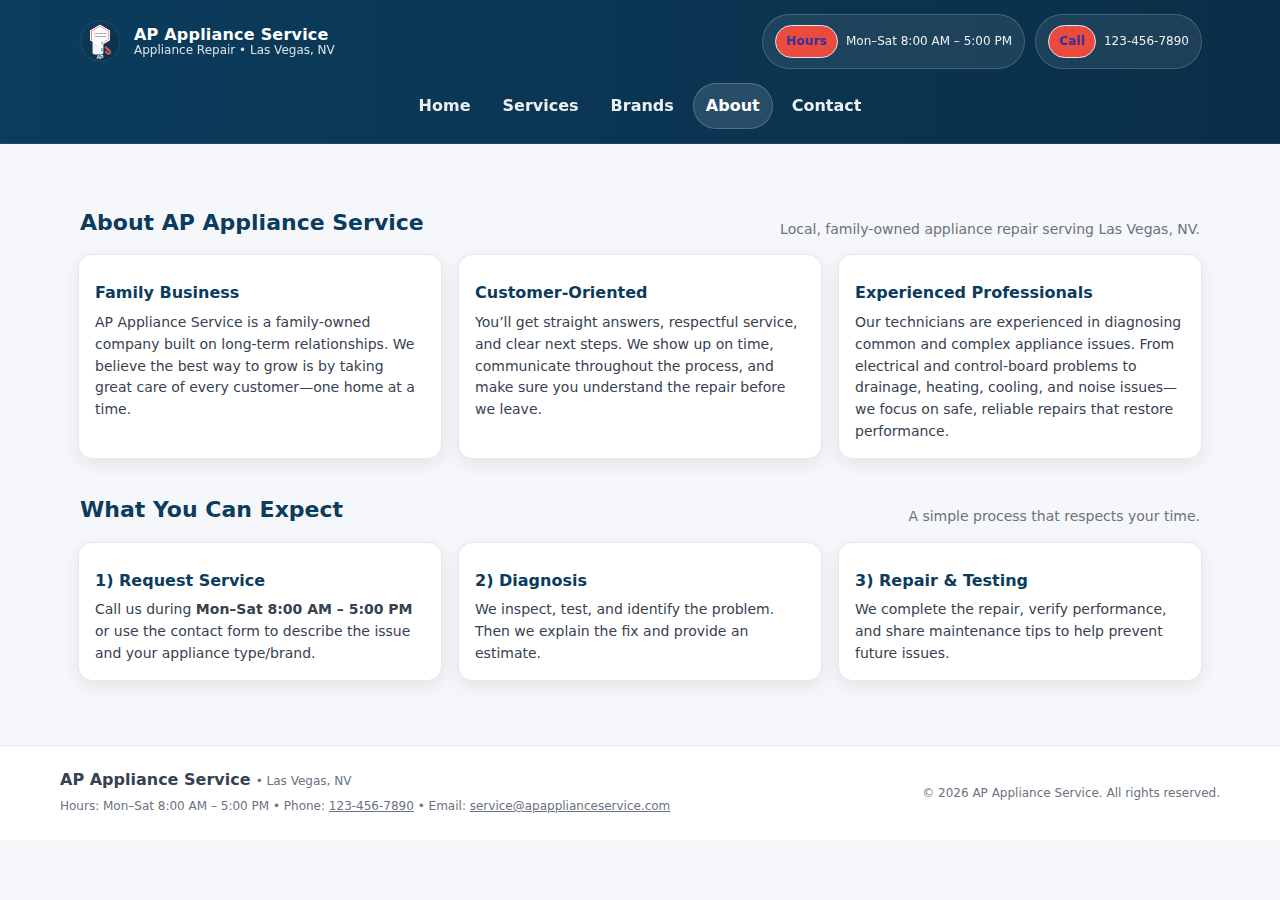
<file: about.html>
<!doctype html>
<html lang="en">
<head>
  <meta charset="utf-8">
  <meta name="viewport" content="width=device-width,initial-scale=1">
  <title>About | AP Appliance Service</title>
  <meta name="description" content="Family-owned appliance repair business serving Las Vegas, NV. Customer-focused, experienced technicians.">
  <link rel="stylesheet" href="css/styles.css">
  <link rel="icon" href="images/logo.svg" type="image/svg+xml">
</head>
<body>
<header>
  <div class="topbar">
    <a class="brand" href="index.html" aria-label="AP Appliance Service home">
      <img src="images/logo.svg" alt="AP Appliance Service logo">
      <div class="name">
        <strong>AP Appliance Service</strong>
        <span>Appliance Repair • Las Vegas, NV</span>
      </div>
    </a>

    <div class="rightInfo">
      <div class="badge" aria-label="Working hours">
        <span class="pill">Hours</span>
        <span class="tinyline">Mon–Sat 8:00 AM – 5:00 PM</span>
      </div>
      <a class="badge" href="tel:1234567890" aria-label="Call 123-456-7890">
        <span class="pill">Call</span>
        <span class="tinyline">123-456-7890</span>
      </a>
    </div>
  </div>

  <nav>
    <a href="index.html">Home</a>
    <a href="services.html">Services</a>
    <a href="brands.html">Brands</a>
    <a href="about.html">About</a>
    <a href="contact.html">Contact</a>
  </nav>
</header>
<main class="container">

<div class="sectionTitle">
  <h2>About AP Appliance Service</h2>
  <p>Local, family-owned appliance repair serving Las Vegas, NV.</p>
</div>

<section class="grid">
  <article class="card">
    <h3>Family Business</h3>
    <p>
      AP Appliance Service is a family-owned company built on long-term relationships. We believe the best way to grow is by
      taking great care of every customer—one home at a time.
    </p>
  </article>

  <article class="card">
    <h3>Customer-Oriented</h3>
    <p>
      You’ll get straight answers, respectful service, and clear next steps. We show up on time, communicate throughout
      the process, and make sure you understand the repair before we leave.
    </p>
  </article>

  <article class="card">
    <h3>Experienced Professionals</h3>
    <p>
      Our technicians are experienced in diagnosing common and complex appliance issues. From electrical and control-board
      problems to drainage, heating, cooling, and noise issues—we focus on safe, reliable repairs that restore performance.
    </p>
  </article>
</section>

<div class="sectionTitle">
  <h2>What You Can Expect</h2>
  <p>A simple process that respects your time.</p>
</div>

<section class="grid">
  <article class="card">
    <h3>1) Request Service</h3>
    <p>Call us during <strong>Mon–Sat 8:00 AM – 5:00 PM</strong> or use the contact form to describe the issue and your appliance type/brand.</p>
  </article>
  <article class="card">
    <h3>2) Diagnosis</h3>
    <p>We inspect, test, and identify the problem. Then we explain the fix and provide an estimate.</p>
  </article>
  <article class="card">
    <h3>3) Repair & Testing</h3>
    <p>We complete the repair, verify performance, and share maintenance tips to help prevent future issues.</p>
  </article>
</section>

</main>
<footer>
  <div class="footerInner">
    <div>
      <strong>AP Appliance Service</strong> <span class="tiny">• Las Vegas, NV</span><br>
      <span class="tiny">Hours: Mon–Sat 8:00 AM – 5:00 PM • Phone: <a href="tel:1234567890">123-456-7890</a> • Email: <a href="mailto:service@apapplianceservice.com">service@apapplianceservice.com</a></span>
    </div>
    <div class="tiny">© <span id="year"></span> AP Appliance Service. All rights reserved.</div>
  </div>
</footer>
<script src="js/main.js"></script>
</body>
</html>
</file>
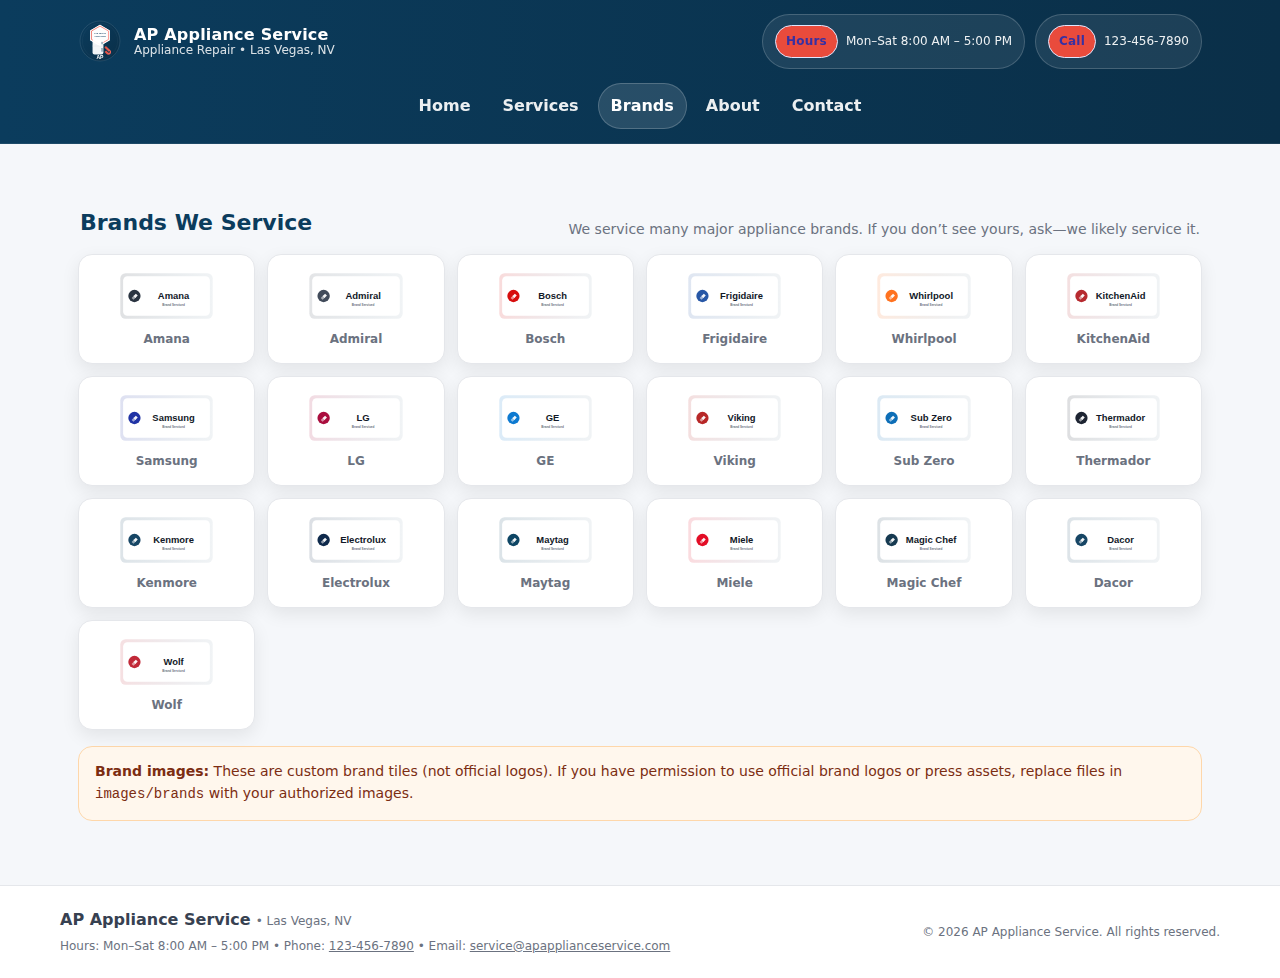
<file: brands.html>
<!doctype html>
<html lang="en">
<head>
  <meta charset="utf-8">
  <meta name="viewport" content="width=device-width,initial-scale=1">
  <title>Brands | AP Appliance Service</title>
  <meta name="description" content="Appliance brands serviced by AP Appliance Service in Las Vegas, NV.">
  <link rel="stylesheet" href="css/styles.css">
  <link rel="icon" href="images/logo.svg" type="image/svg+xml">
</head>
<body>
<header>
  <div class="topbar">
    <a class="brand" href="index.html" aria-label="AP Appliance Service home">
      <img src="images/logo.svg" alt="AP Appliance Service logo">
      <div class="name">
        <strong>AP Appliance Service</strong>
        <span>Appliance Repair • Las Vegas, NV</span>
      </div>
    </a>

    <div class="rightInfo">
      <div class="badge" aria-label="Working hours">
        <span class="pill">Hours</span>
        <span class="tinyline">Mon–Sat 8:00 AM – 5:00 PM</span>
      </div>
      <a class="badge" href="tel:1234567890" aria-label="Call 123-456-7890">
        <span class="pill">Call</span>
        <span class="tinyline">123-456-7890</span>
      </a>
    </div>
  </div>

  <nav>
    <a href="index.html">Home</a>
    <a href="services.html">Services</a>
    <a href="brands.html">Brands</a>
    <a href="about.html">About</a>
    <a href="contact.html">Contact</a>
  </nav>
</header>
<main class="container">

<div class="sectionTitle">
  <h2>Brands We Service</h2>
  <p>We service many major appliance brands. If you don’t see yours, ask—we likely service it.</p>
</div>

<section class="brandGrid">
<div class="brandTile">
  <img src="images/brands/amana.svg" alt="Amana">
  <span>Amana</span>
</div>
<div class="brandTile">
  <img src="images/brands/admiral.svg" alt="Admiral">
  <span>Admiral</span>
</div>
<div class="brandTile">
  <img src="images/brands/bosch.svg" alt="Bosch">
  <span>Bosch</span>
</div>
<div class="brandTile">
  <img src="images/brands/frigidaire.svg" alt="Frigidaire">
  <span>Frigidaire</span>
</div>
<div class="brandTile">
  <img src="images/brands/whirlpool.svg" alt="Whirlpool">
  <span>Whirlpool</span>
</div>
<div class="brandTile">
  <img src="images/brands/kitchenaid.svg" alt="KitchenAid">
  <span>KitchenAid</span>
</div>
<div class="brandTile">
  <img src="images/brands/samsung.svg" alt="Samsung">
  <span>Samsung</span>
</div>
<div class="brandTile">
  <img src="images/brands/lg.svg" alt="LG">
  <span>LG</span>
</div>
<div class="brandTile">
  <img src="images/brands/ge.svg" alt="GE">
  <span>GE</span>
</div>
<div class="brandTile">
  <img src="images/brands/viking.svg" alt="Viking">
  <span>Viking</span>
</div>
<div class="brandTile">
  <img src="images/brands/sub_zero.svg" alt="Sub Zero">
  <span>Sub Zero</span>
</div>
<div class="brandTile">
  <img src="images/brands/thermador.svg" alt="Thermador">
  <span>Thermador</span>
</div>
<div class="brandTile">
  <img src="images/brands/kenmore.svg" alt="Kenmore">
  <span>Kenmore</span>
</div>
<div class="brandTile">
  <img src="images/brands/electrolux.svg" alt="Electrolux">
  <span>Electrolux</span>
</div>
<div class="brandTile">
  <img src="images/brands/maytag.svg" alt="Maytag">
  <span>Maytag</span>
</div>
<div class="brandTile">
  <img src="images/brands/miele.svg" alt="Miele">
  <span>Miele</span>
</div>
<div class="brandTile">
  <img src="images/brands/magic_chef.svg" alt="Magic Chef">
  <span>Magic Chef</span>
</div>
<div class="brandTile">
  <img src="images/brands/dacor.svg" alt="Dacor">
  <span>Dacor</span>
</div>
<div class="brandTile">
  <img src="images/brands/wolf.svg" alt="Wolf">
  <span>Wolf</span>
</div>
</section>

<div class="note">
  <strong>Brand images:</strong> These are custom brand tiles (not official logos). If you have permission to use official brand logos or press assets,
  replace files in <code>images/brands</code> with your authorized images.
</div>

</main>
<footer>
  <div class="footerInner">
    <div>
      <strong>AP Appliance Service</strong> <span class="tiny">• Las Vegas, NV</span><br>
      <span class="tiny">Hours: Mon–Sat 8:00 AM – 5:00 PM • Phone: <a href="tel:1234567890">123-456-7890</a> • Email: <a href="mailto:service@apapplianceservice.com">service@apapplianceservice.com</a></span>
    </div>
    <div class="tiny">© <span id="year"></span> AP Appliance Service. All rights reserved.</div>
  </div>
</footer>
<script src="js/main.js"></script>
</body>
</html>
</file>
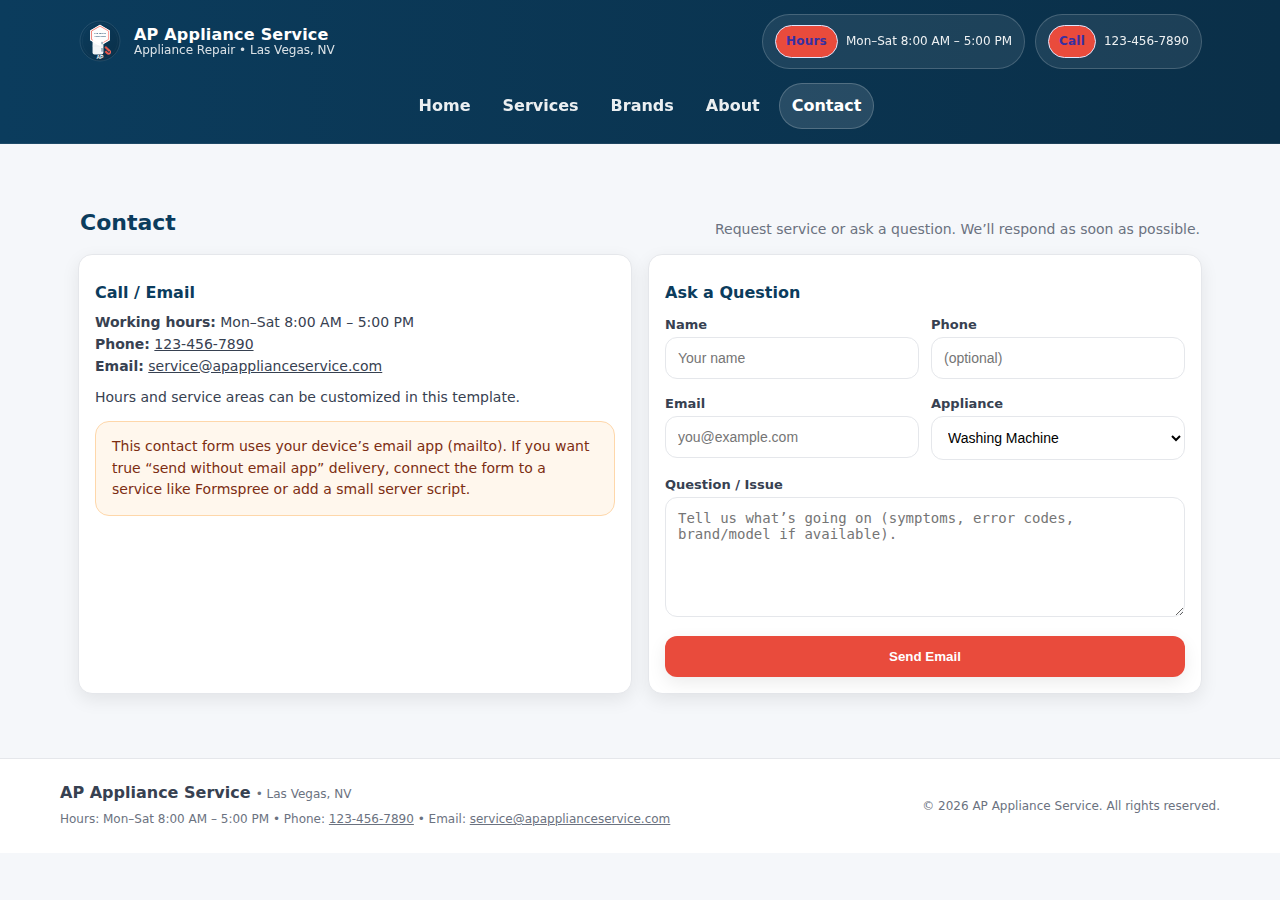
<file: contact.html>
<!doctype html>
<html lang="en">
<head>
  <meta charset="utf-8">
  <meta name="viewport" content="width=device-width,initial-scale=1">
  <title>Contact | AP Appliance Service</title>
  <meta name="description" content="Contact AP Appliance Service for appliance repair in Las Vegas, NV. Call 123-456-7890 or request service online.">
  <link rel="stylesheet" href="css/styles.css">
  <link rel="icon" href="images/logo.svg" type="image/svg+xml">
</head>
<body>
<header>
  <div class="topbar">
    <a class="brand" href="index.html" aria-label="AP Appliance Service home">
      <img src="images/logo.svg" alt="AP Appliance Service logo">
      <div class="name">
        <strong>AP Appliance Service</strong>
        <span>Appliance Repair • Las Vegas, NV</span>
      </div>
    </a>

    <div class="rightInfo">
      <div class="badge" aria-label="Working hours">
        <span class="pill">Hours</span>
        <span class="tinyline">Mon–Sat 8:00 AM – 5:00 PM</span>
      </div>
      <a class="badge" href="tel:1234567890" aria-label="Call 123-456-7890">
        <span class="pill">Call</span>
        <span class="tinyline">123-456-7890</span>
      </a>
    </div>
  </div>

  <nav>
    <a href="index.html">Home</a>
    <a href="services.html">Services</a>
    <a href="brands.html">Brands</a>
    <a href="about.html">About</a>
    <a href="contact.html">Contact</a>
  </nav>
</header>
<main class="container">

<div class="sectionTitle">
  <h2>Contact</h2>
  <p>Request service or ask a question. We’ll respond as soon as possible.</p>
</div>

<section class="grid">
  <article class="card">
    <h3>Call / Email</h3>
    <p><strong>Working hours:</strong> Mon–Sat 8:00 AM – 5:00 PM</p>
    <p><strong>Phone:</strong> <a href="tel:1234567890">123-456-7890</a></p>
    <p><strong>Email:</strong> <a href="mailto:service@apapplianceservice.com">service@apapplianceservice.com</a></p>
    <p class="tiny" style="margin-top:10px;">Hours and service areas can be customized in this template.</p>

    <div class="note" style="margin-top:12px;">
      This contact form uses your device’s email app (mailto). If you want true “send without email app” delivery,
      connect the form to a service like Formspree or add a small server script.
    </div>
  </article>

  <article class="card">
    <h3>Ask a Question</h3>
    <form id="contactForm">
      <div class="twoCol">
        <div>
          <label for="name">Name</label>
          <input id="name" name="name" required placeholder="Your name">
        </div>
        <div>
          <label for="phone">Phone</label>
          <input id="phone" name="phone" placeholder="(optional)">
        </div>
      </div>

      <div class="twoCol">
        <div>
          <label for="email">Email</label>
          <input id="email" name="email" type="email" required placeholder="you@example.com">
        </div>
        <div>
          <label for="appliance">Appliance</label>
          <select id="appliance" name="appliance">
            <option value="Washing Machine">Washing Machine</option>
            <option value="Dryer">Dryer</option>
            <option value="Oven/Range">Oven/Range</option>
            <option value="Refrigerator">Refrigerator</option>
            <option value="Dishwasher">Dishwasher</option>
            <option value="Freezer">Freezer</option>
            <option value="Microwave">Microwave</option>
            <option value="Ice Maker">Ice Maker</option>
            <option value="Other">Other</option>
          </select>
        </div>
      </div>

      <div>
        <label for="message">Question / Issue</label>
        <textarea id="message" name="message" required placeholder="Tell us what’s going on (symptoms, error codes, brand/model if available)."></textarea>
      </div>

      <button class="btn primary" type="submit">Send Email</button>
    </form>
  </article>
</section>

</main>
<footer>
  <div class="footerInner">
    <div>
      <strong>AP Appliance Service</strong> <span class="tiny">• Las Vegas, NV</span><br>
      <span class="tiny">Hours: Mon–Sat 8:00 AM – 5:00 PM • Phone: <a href="tel:1234567890">123-456-7890</a> • Email: <a href="mailto:service@apapplianceservice.com">service@apapplianceservice.com</a></span>
    </div>
    <div class="tiny">© <span id="year"></span> AP Appliance Service. All rights reserved.</div>
  </div>
</footer>
<script src="js/main.js"></script>
</body>
</html>
</file>
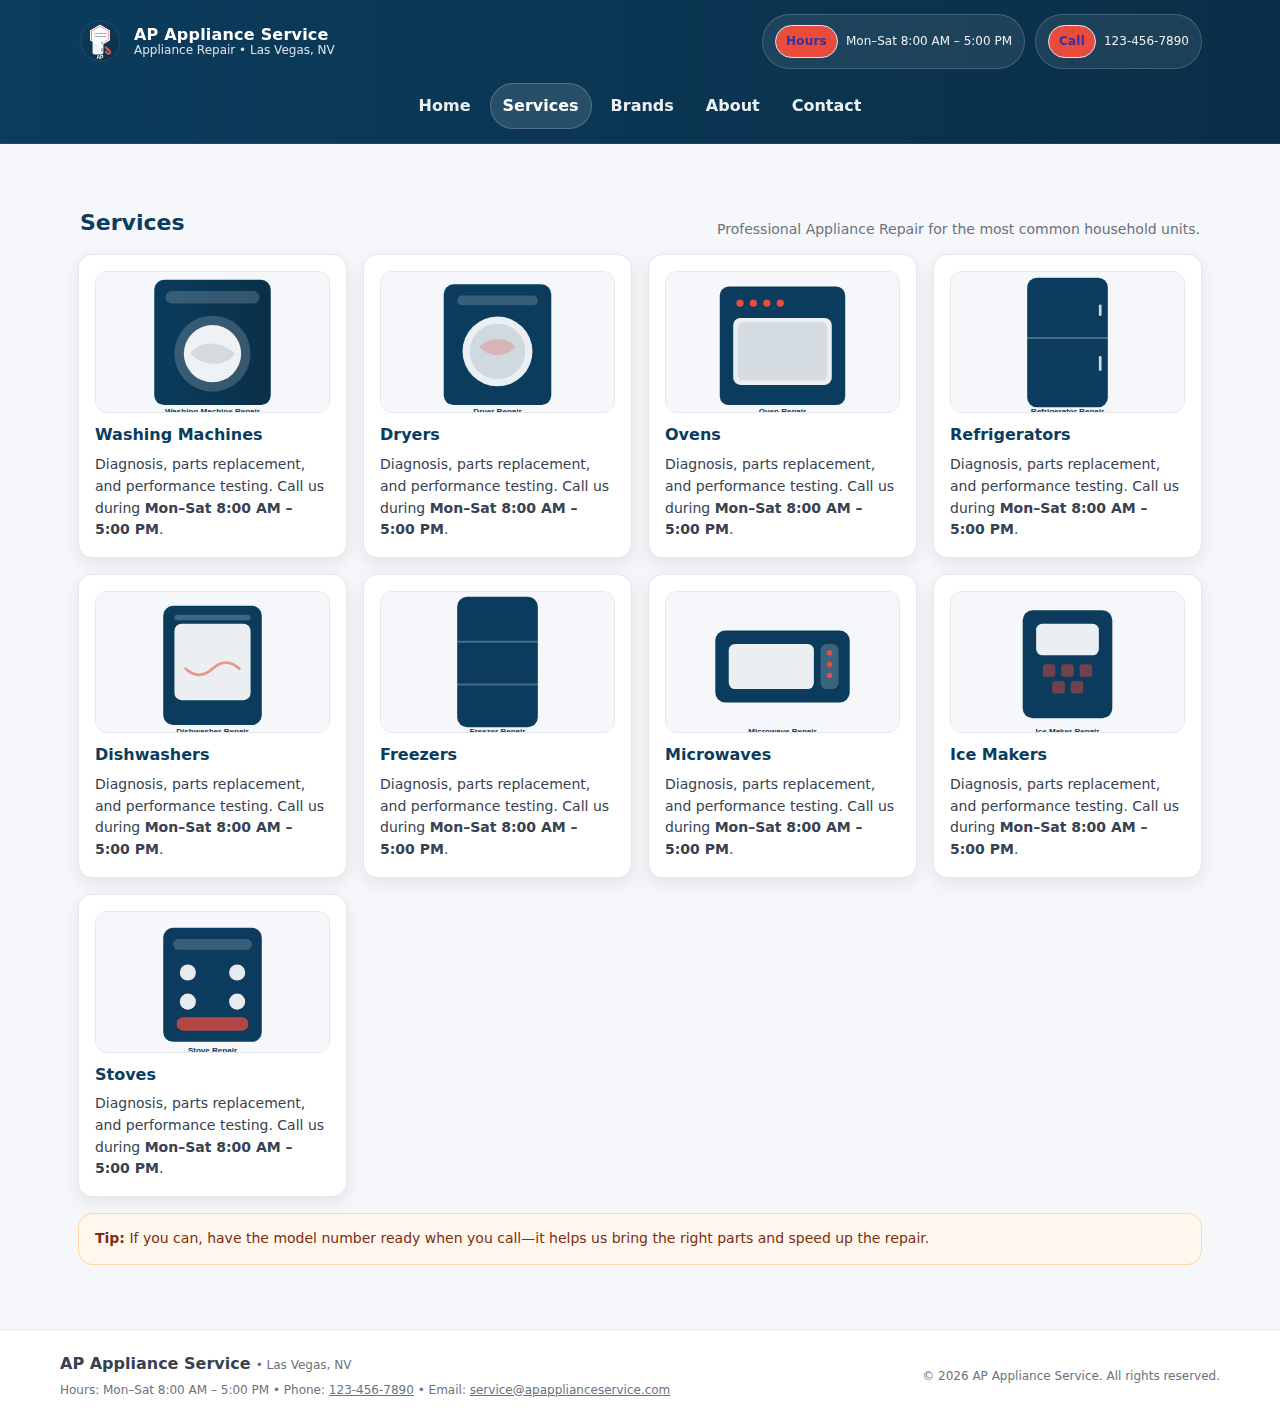
<file: services.html>
<!doctype html>
<html lang="en">
<head>
  <meta charset="utf-8">
  <meta name="viewport" content="width=device-width,initial-scale=1">
  <title>Services | AP Appliance Service</title>
  <meta name="description" content="Appliance repair services in Las Vegas, NV for washers, dryers, ovens, refrigerators, dishwashers, and more.">
  <link rel="stylesheet" href="css/styles.css">
  <link rel="icon" href="images/logo.svg" type="image/svg+xml">
</head>
<body>
<header>
  <div class="topbar">
    <a class="brand" href="index.html" aria-label="AP Appliance Service home">
      <img src="images/logo.svg" alt="AP Appliance Service logo">
      <div class="name">
        <strong>AP Appliance Service</strong>
        <span>Appliance Repair • Las Vegas, NV</span>
      </div>
    </a>

    <div class="rightInfo">
      <div class="badge" aria-label="Working hours">
        <span class="pill">Hours</span>
        <span class="tinyline">Mon–Sat 8:00 AM – 5:00 PM</span>
      </div>
      <a class="badge" href="tel:1234567890" aria-label="Call 123-456-7890">
        <span class="pill">Call</span>
        <span class="tinyline">123-456-7890</span>
      </a>
    </div>
  </div>

  <nav>
    <a href="index.html">Home</a>
    <a href="services.html">Services</a>
    <a href="brands.html">Brands</a>
    <a href="about.html">About</a>
    <a href="contact.html">Contact</a>
  </nav>
</header>
<main class="container">

<div class="sectionTitle">
  <h2>Services</h2>
  <p>Professional Appliance Repair for the most common household units.</p>
</div>

<section class="grid">
<article class="card">
  <div class="iconBox"><img src="images/services/washer.svg" alt="Washer repair"></div>
  <h3>Washing Machines</h3>
  <p>Diagnosis, parts replacement, and performance testing. Call us during <strong>Mon–Sat 8:00 AM – 5:00 PM</strong>.</p>
</article>
<article class="card">
  <div class="iconBox"><img src="images/services/dryer.svg" alt="Dryer repair"></div>
  <h3>Dryers</h3>
  <p>Diagnosis, parts replacement, and performance testing. Call us during <strong>Mon–Sat 8:00 AM – 5:00 PM</strong>.</p>
</article>
<article class="card">
  <div class="iconBox"><img src="images/services/oven.svg" alt="Oven repair"></div>
  <h3>Ovens</h3>
  <p>Diagnosis, parts replacement, and performance testing. Call us during <strong>Mon–Sat 8:00 AM – 5:00 PM</strong>.</p>
</article>
<article class="card">
  <div class="iconBox"><img src="images/services/fridge.svg" alt="Refrigerator repair"></div>
  <h3>Refrigerators</h3>
  <p>Diagnosis, parts replacement, and performance testing. Call us during <strong>Mon–Sat 8:00 AM – 5:00 PM</strong>.</p>
</article>
<article class="card">
  <div class="iconBox"><img src="images/services/dishwasher.svg" alt="Dishwasher repair"></div>
  <h3>Dishwashers</h3>
  <p>Diagnosis, parts replacement, and performance testing. Call us during <strong>Mon–Sat 8:00 AM – 5:00 PM</strong>.</p>
</article>
<article class="card">
  <div class="iconBox"><img src="images/services/freezer.svg" alt="Freezer repair"></div>
  <h3>Freezers</h3>
  <p>Diagnosis, parts replacement, and performance testing. Call us during <strong>Mon–Sat 8:00 AM – 5:00 PM</strong>.</p>
</article>
<article class="card">
  <div class="iconBox"><img src="images/services/microwave.svg" alt="Microwave repair"></div>
  <h3>Microwaves</h3>
  <p>Diagnosis, parts replacement, and performance testing. Call us during <strong>Mon–Sat 8:00 AM – 5:00 PM</strong>.</p>
</article>
<article class="card">
  <div class="iconBox"><img src="images/services/icemaker.svg" alt="Ice maker repair"></div>
  <h3>Ice Makers</h3>
  <p>Diagnosis, parts replacement, and performance testing. Call us during <strong>Mon–Sat 8:00 AM – 5:00 PM</strong>.</p>
</article>
<article class="card">
  <div class="iconBox"><img src="images/services/stove.svg" alt="Stove repair"></div>
  <h3>Stoves</h3>
  <p>Diagnosis, parts replacement, and performance testing. Call us during <strong>Mon–Sat 8:00 AM – 5:00 PM</strong>.</p>
</article>
</section>

<div class="note">
  <strong>Tip:</strong> If you can, have the model number ready when you call—it helps us bring the right parts and speed up the repair.
</div>

</main>
<footer>
  <div class="footerInner">
    <div>
      <strong>AP Appliance Service</strong> <span class="tiny">• Las Vegas, NV</span><br>
      <span class="tiny">Hours: Mon–Sat 8:00 AM – 5:00 PM • Phone: <a href="tel:1234567890">123-456-7890</a> • Email: <a href="mailto:service@apapplianceservice.com">service@apapplianceservice.com</a></span>
    </div>
    <div class="tiny">© <span id="year"></span> AP Appliance Service. All rights reserved.</div>
  </div>
</footer>
<script src="js/main.js"></script>
</body>
</html>
</file>
<file: css/styles.css>
:root{
  --ink:#0b3c5d;
  --ink2:#0a2f48;
  --accent:#e94b3c;
  --bg:#f5f7fa;
  --card:#ffffff;
  --muted:#6b7280;
  --line:#e5e7eb;
  --radius:14px;
  --shadow:0 10px 30px rgba(0,0,0,.08);
  --shadow2:0 6px 18px rgba(0,0,0,.08);
}

*{box-sizing:border-box}
html{scroll-behavior:smooth}
body{
  margin:0;
  font-family: ui-sans-serif, system-ui, -apple-system, Segoe UI, Roboto, Helvetica, Arial, "Apple Color Emoji","Segoe UI Emoji";
  background:var(--bg);
  color:#111827;
  line-height:1.55;
}
a{color:inherit}
img{max-width:100%; display:block}

/* Header */
header{
  position:sticky;
  top:0;
  z-index:50;
  background:linear-gradient(90deg,var(--ink),var(--ink2));
  color:#fff;
  border-bottom:1px solid rgba(255,255,255,.08);
}
.topbar{
  display:flex;
  align-items:center;
  justify-content:space-between;
  gap:14px;
  padding:14px 18px;
  max-width:1160px;
  margin:0 auto;
}
.brand{
  display:flex;
  align-items:center;
  gap:12px;
  text-decoration:none;
  min-width:240px;
}
.brand img{width:44px; height:44px}
.brand .name{
  display:flex;
  flex-direction:column;
  line-height:1.1;
}
.brand .name strong{font-size:16px; letter-spacing:.2px}
.brand .name span{font-size:12px; opacity:.85}
.rightInfo{
  display:flex;
  align-items:center;
  gap:10px;
  flex-wrap:wrap;
  justify-content:flex-end;
}
.badge{
  display:inline-flex;
  align-items:center;
  gap:8px;
  padding:10px 12px;
  border:1px solid rgba(255,255,255,.18);
  border-radius:999px;
  background:rgba(255,255,255,.08);
  text-decoration:none;
  white-space:nowrap;
}
.badge .pill{
  background:var(--accent);
  padding:6px 10px;
  border-radius:999px;
  font-weight:700;
  font-size:12px;
  letter-spacing:.2px;
}
.badge .tinyline{font-size:12px; opacity:.92}

nav{
  display:flex;
  gap:6px;
  flex-wrap:wrap;
  justify-content:center;
  padding:0 18px 14px;
  max-width:1160px;
  margin:0 auto;
}
nav a{
  text-decoration:none;
  padding:10px 12px;
  border-radius:999px;
  color:#fff;
  font-weight:650;
  opacity:.92;
  transition:.15s ease;
  border:1px solid transparent;
}
nav a:hover{opacity:1; border-color:rgba(255,255,255,.2); background:rgba(255,255,255,.06)}
nav a.active{opacity:1; background:rgba(255,255,255,.12); border-color:rgba(255,255,255,.2)}

/* Layout */
.container{max-width:1160px; margin:0 auto; padding:28px 18px 64px}
.hero{
  display:grid;
  grid-template-columns: 1.15fr .85fr;
  gap:22px;
  align-items:stretch;
  background:var(--card);
  border-radius:var(--radius);
  box-shadow:var(--shadow);
  overflow:hidden;
  border:1px solid var(--line);
}
.hero .copy{padding:28px}
.hero h1{margin:0 0 10px; color:var(--ink); font-size:34px; line-height:1.1}
.hero p{margin:0 0 16px; color:#374151; font-size:16px}
.hero .bullets{
  display:grid;
  grid-template-columns:1fr;
  gap:10px;
  margin:18px 0 20px;
  padding:0;
  list-style:none;
}
.hero .bullets li{
  display:flex; gap:10px; align-items:flex-start;
  color:#374151;
}
.dot{
  width:10px; height:10px; margin-top:8px;
  border-radius:50%;
  background:var(--accent);
  flex:0 0 auto;
}
.ctaRow{display:flex; gap:12px; flex-wrap:wrap}
.btn{
  display:inline-flex; align-items:center; justify-content:center;
  gap:10px;
  border-radius:12px;
  padding:12px 14px;
  text-decoration:none;
  font-weight:750;
  border:1px solid transparent;
  transition:.15s ease;
  cursor:pointer;
}
.btn.primary{background:var(--accent); color:#fff; box-shadow:var(--shadow2)}
.btn.primary:hover{filter:brightness(.97)}
.btn.secondary{background:#fff; color:var(--ink); border-color:var(--line)}
.btn.secondary:hover{background:#f9fafb}
.heroArt{
  padding:18px;
  background: radial-gradient(900px 240px at 40% 10%, rgba(233,75,60,.22), transparent 55%),
              radial-gradient(900px 240px at 70% 60%, rgba(255,255,255,.18), transparent 60%),
              linear-gradient(180deg, rgba(255,255,255,.06), rgba(0,0,0,.05));
  display:flex;
  align-items:center;
  justify-content:center;
}
.sectionTitle{
  display:flex; align-items:end; justify-content:space-between; gap:16px;
  margin:34px 2px 14px;
}
.sectionTitle h2{margin:0; color:var(--ink); font-size:22px}
.sectionTitle p{margin:0; color:var(--muted); font-size:14px}
.grid{
  display:grid;
  grid-template-columns: repeat(auto-fit, minmax(220px, 1fr));
  gap:16px;
}
.card{
  background:var(--card);
  border:1px solid var(--line);
  border-radius:var(--radius);
  box-shadow:var(--shadow2);
  padding:16px;
}
.card h3{margin:10px 0 6px; font-size:16px; color:var(--ink)}
.card p{margin:0; color:#374151; font-size:14px}
.iconBox{
  border:1px solid var(--line);
  border-radius:12px;
  overflow:hidden;
  background:#fff;
}
.iconBox img{width:100%; height:140px; object-fit:cover}
.pillRow{display:flex; gap:10px; flex-wrap:wrap; margin-top:12px}
.pill{
  background:#eef2ff;
  color:#3730a3;
  border:1px solid #e0e7ff;
  padding:6px 10px;
  border-radius:999px;
  font-size:12px;
  font-weight:650;
}
.note{
  background:#fff7ed;
  border:1px solid #fed7aa;
  color:#7c2d12;
  padding:14px 16px;
  border-radius:var(--radius);
  margin-top:16px;
  font-size:14px;
}

/* Brands */
.brandGrid{
  display:grid;
  grid-template-columns: repeat(auto-fit, minmax(160px, 1fr));
  gap:12px;
}
.brandTile{
  display:flex;
  flex-direction:column;
  justify-content:center;
  align-items:center;
  gap:8px;
  height:110px;
  background:var(--card);
  border:1px solid var(--line);
  border-radius:var(--radius);
  box-shadow:var(--shadow2);
  padding:12px;
  text-align:center;
}
.brandTile img{max-height:52px; width:auto}
.brandTile span{font-size:12px; color:var(--muted); font-weight:650}

/* Contact */
form{display:grid; gap:12px}
label{font-size:13px; color:#374151; font-weight:650}
input, textarea, select{
  width:100%;
  border:1px solid var(--line);
  border-radius:12px;
  padding:12px 12px;
  font-size:14px;
  background:#fff;
  outline:none;
}
textarea{min-height:120px; resize:vertical}
.twoCol{
  display:grid;
  grid-template-columns:1fr 1fr;
  gap:12px;
}

/* Footer */
footer{
  border-top:1px solid var(--line);
  padding:22px 18px;
  background:#fff;
  color:#374151;
}
.footerInner{
  max-width:1160px;
  margin:0 auto;
  display:flex;
  gap:14px;
  flex-wrap:wrap;
  justify-content:space-between;
  align-items:center;
}
.tiny{font-size:12px; color:var(--muted)}

/* Responsive */
@media (max-width: 860px){
  .hero{grid-template-columns:1fr}
  .brand{min-width:auto}
  .twoCol{grid-template-columns:1fr}
  nav{justify-content:flex-start}
}
</file>
